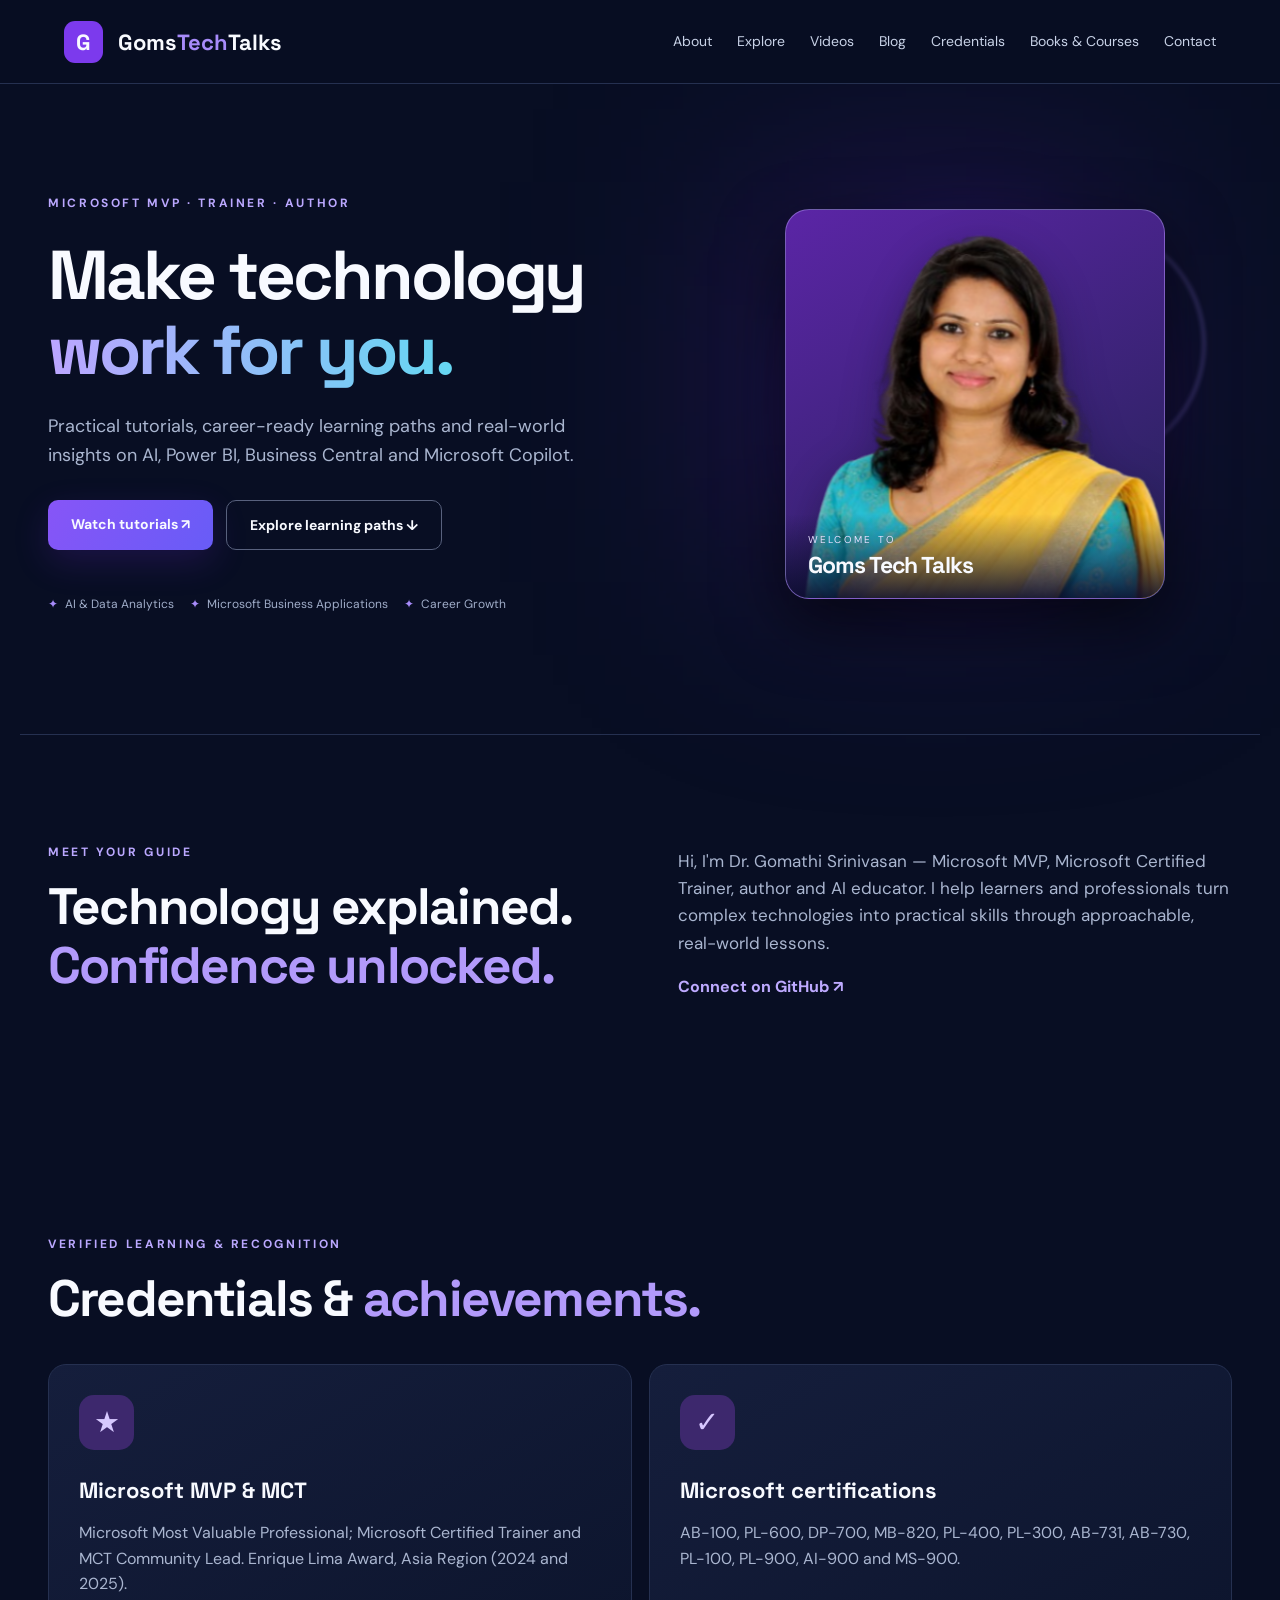
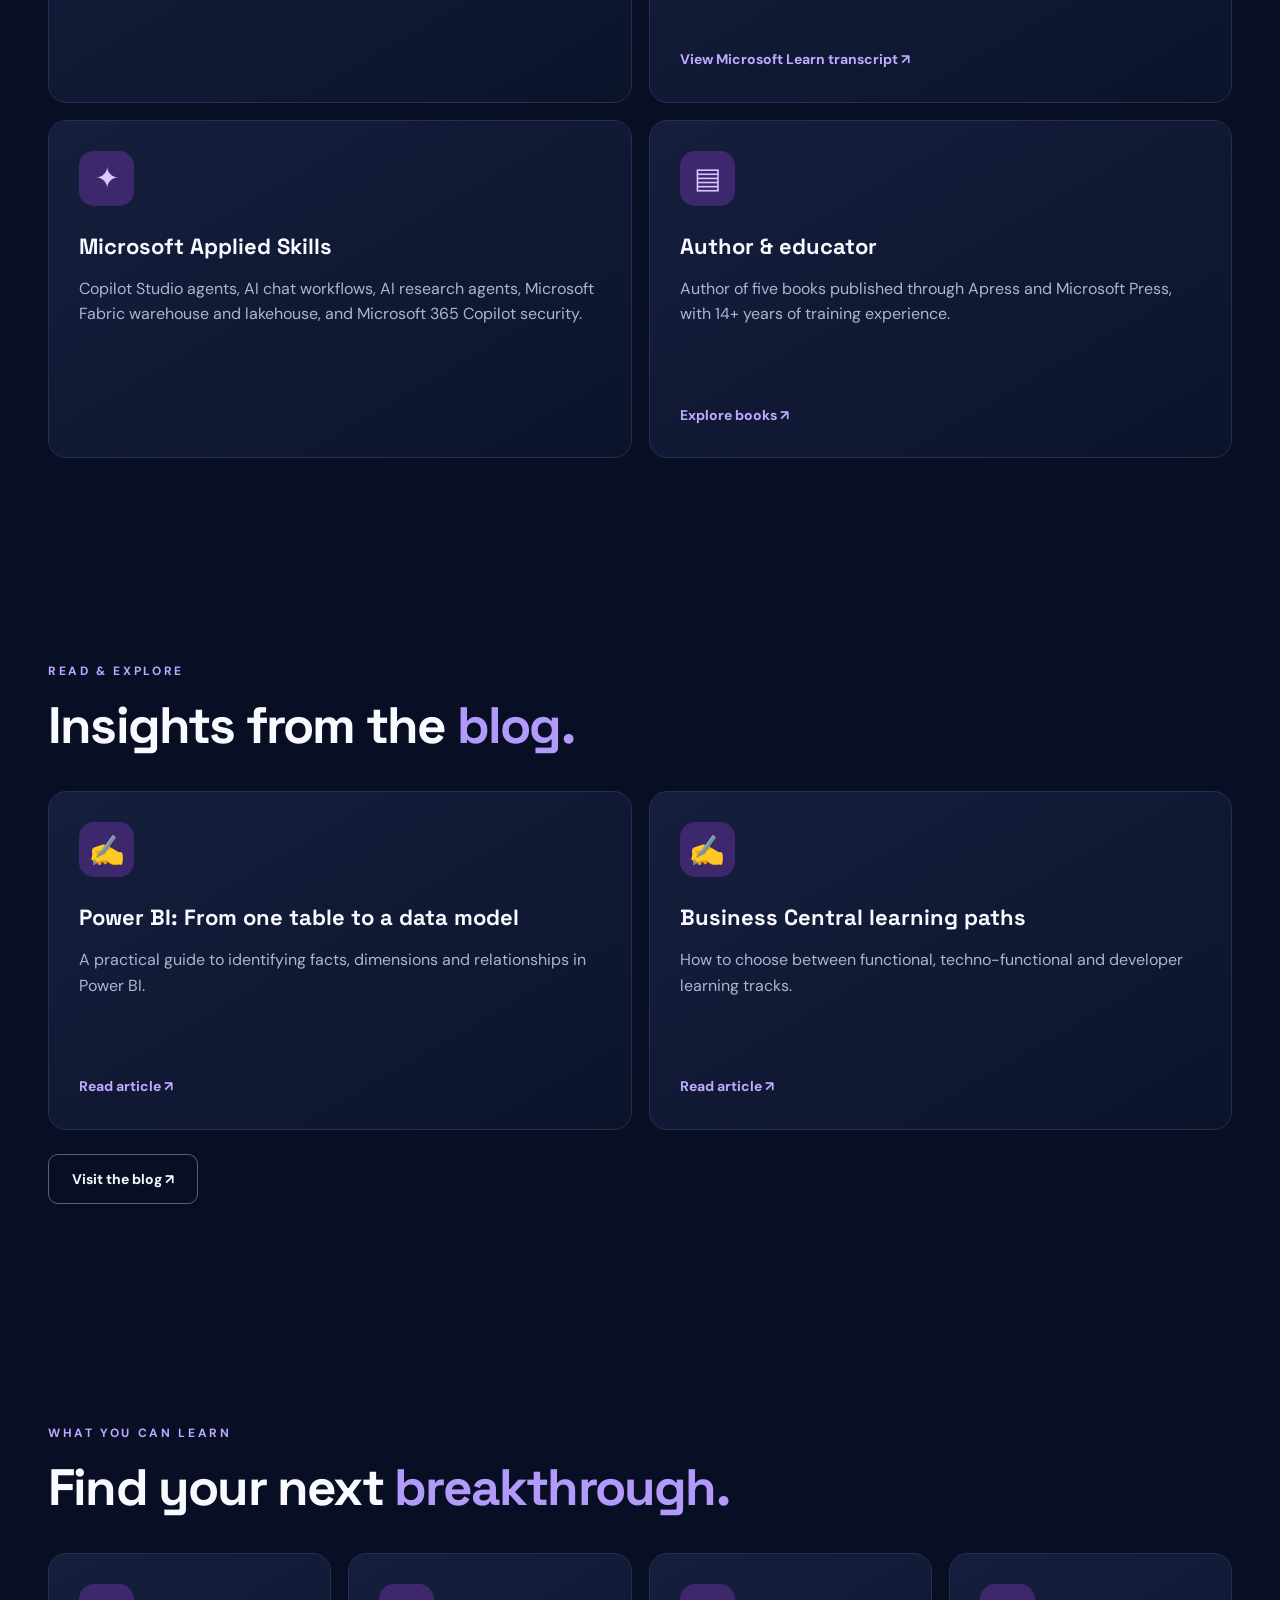
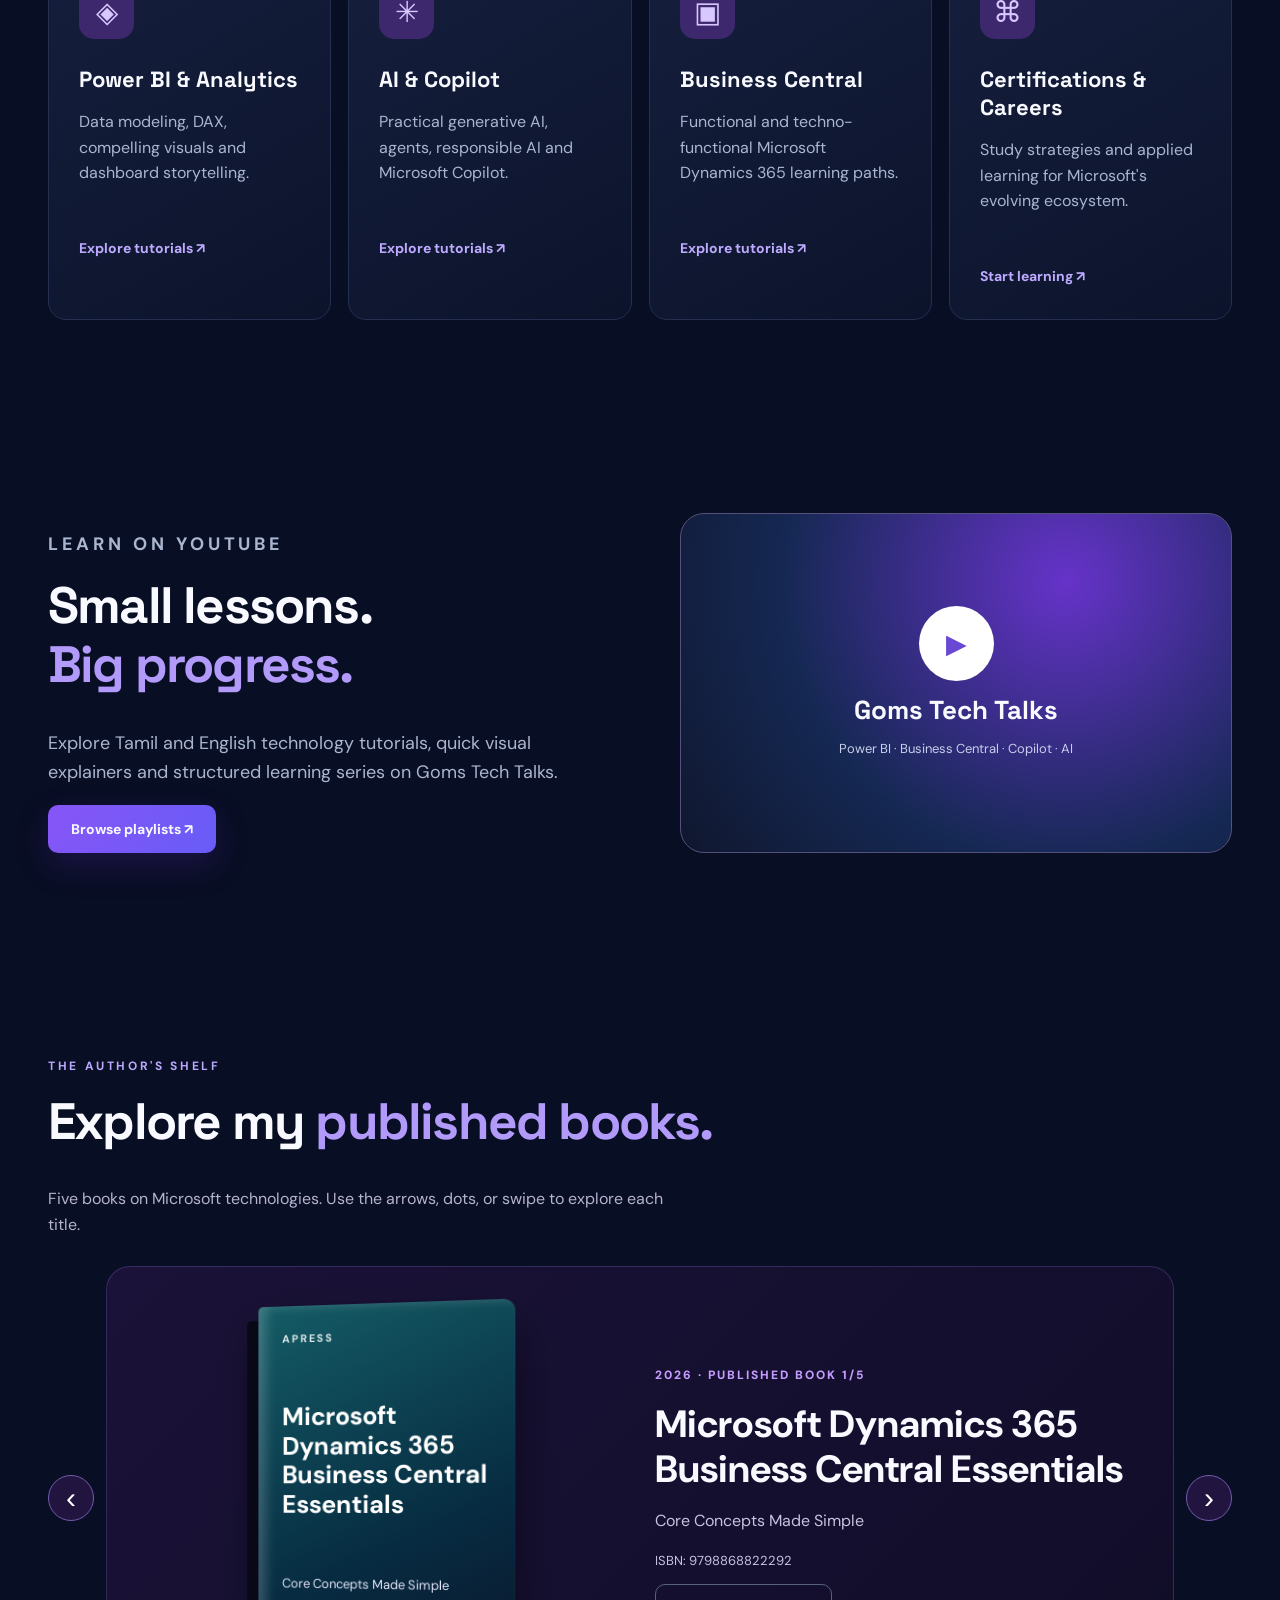
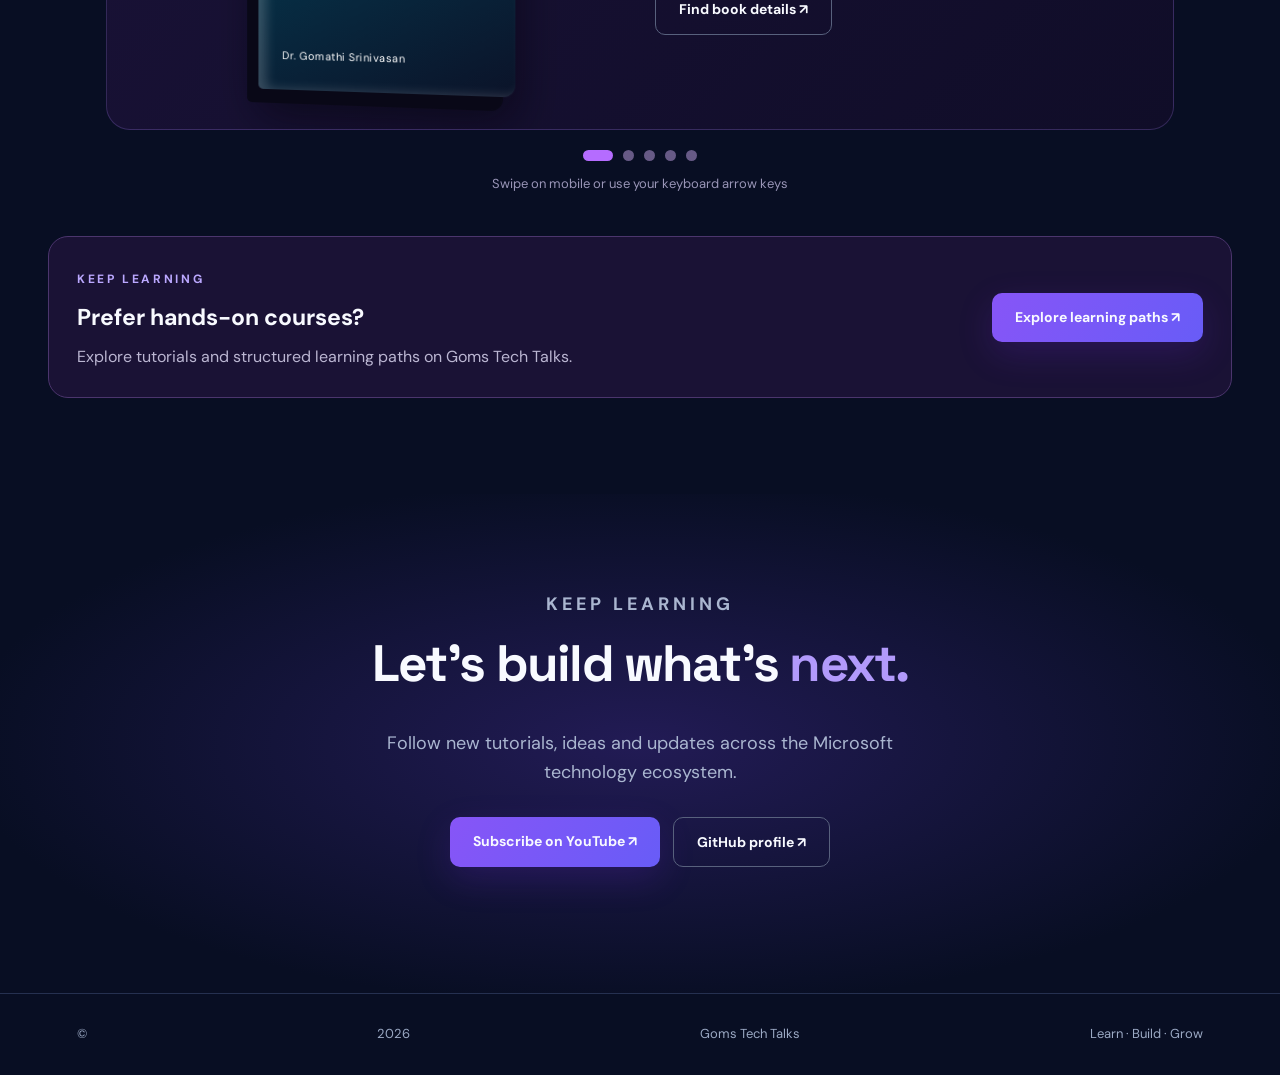
<file: index.html>
<!doctype html><html lang="en"><head><meta charset="utf-8"><meta name="viewport" content="width=device-width,initial-scale=1"><meta name="description" content="Goms Tech Talks — practical learning in Power BI, Business Central, Copilot Studio and AI."><title>Goms Tech Talks | Learn. Build. Grow.</title><link rel="stylesheet" href="style.css"><meta name="theme-color" content="#0b0924"></head><body><header class="header"><a class="brand" href="#home"><span class="mark">G</span> Goms<span class="accent">Tech</span>Talks</a><button class="menu" aria-label="Toggle menu" aria-expanded="false">☰</button><nav id="nav"><a href="#about">About</a><a href="#topics">Explore</a><a href="#videos">Videos</a><a href="blog.html">Blog</a><a href="#credentials">Credentials</a><a href="#books">Books & Courses</a><a href="#contact">Contact</a></nav></header><main id="home"><section class="hero"><div class="glow"></div><div class="hero-content"><div class="eyebrow">MICROSOFT MVP · TRAINER · AUTHOR</div><h1>Make technology<br><em>work for you.</em></h1><p>Practical tutorials, career-ready learning paths and real-world insights on AI, Power BI, Business Central and Microsoft Copilot.</p><div class="actions"><a class="btn primary" href="https://www.youtube.com/@gomstechtalks" target="_blank" rel="noopener">Watch tutorials ↗</a><a class="btn secondary" href="#topics">Explore learning paths ↓</a></div><div class="proof"><span>AI & Data Analytics</span><span>Microsoft Business Applications</span><span>Career Growth</span></div></div><div class="hero-art" aria-hidden="true"><div class="orb orb-one"></div><div class="orb orb-two"></div><div class="glass portrait-card"><img src="assets/gomathi-profile.png" alt="Dr. Gomathi Srinivasan" loading="eager"><div class="portrait-caption"><span>WELCOME TO</span><strong>Goms Tech Talks</strong></div></div></div></div></section><section id="about" class="section about"><div><p class="section-label">MEET YOUR GUIDE</p><h2>Technology explained.<br><span>Confidence unlocked.</span></h2></div><div><p>Hi, I'm Dr. Gomathi Srinivasan — Microsoft MVP, Microsoft Certified Trainer, author and AI educator. I help learners and professionals turn complex technologies into practical skills through approachable, real-world lessons.</p><a class="text-link" href="https://github.com/Gomathikrishna" target="_blank" rel="noopener">Connect on GitHub ↗</a></div></section><section id="credentials" class="section"><p class="section-label">VERIFIED LEARNING & RECOGNITION</p><h2>Credentials & <span>achievements.</span></h2><div class="cards two"><article class="card"><div class="symbol">★</div><h3>Microsoft MVP & MCT</h3><p>Microsoft Most Valuable Professional; Microsoft Certified Trainer and MCT Community Lead. Enrique Lima Award, Asia Region (2024 and 2025).</p></article><article class="card"><div class="symbol">✓</div><h3>Microsoft certifications</h3><p>AB-100, PL-600, DP-700, MB-820, PL-400, PL-300, AB-731, AB-730, PL-100, PL-900, AI-900 and MS-900.</p><a href="https://learn.microsoft.com/en-us/users/drsgomathi-3925/transcript/734e9akolqyzq0x?source=docs" target="_blank" rel="noopener noreferrer">View Microsoft Learn transcript ↗</a></article><article class="card"><div class="symbol">✦</div><h3>Microsoft Applied Skills</h3><p>Copilot Studio agents, AI chat workflows, AI research agents, Microsoft Fabric warehouse and lakehouse, and Microsoft 365 Copilot security.</p></article><article class="card"><div class="symbol">▤</div><h3>Author & educator</h3><p>Author of five books published through Apress and Microsoft Press, with 14+ years of training experience.</p><a href="#books">Explore books ↗</a></article></div></section><section id="blog-preview" class="section"><p class="section-label">READ & EXPLORE</p><h2>Insights from the <span>blog.</span></h2><div class="cards two"><article class="card"><div class="symbol">✍</div><h3>Power BI: From one table to a data model</h3><p>A practical guide to identifying facts, dimensions and relationships in Power BI.</p><a href="posts/power-bi-data-modeling.html">Read article ↗</a></article><article class="card"><div class="symbol">✍</div><h3>Business Central learning paths</h3><p>How to choose between functional, techno-functional and developer learning tracks.</p><a href="posts/business-central-learning-paths.html">Read article ↗</a></article></div><p style="margin-top:24px"><a class="btn secondary" href="blog.html">Visit the blog ↗</a></p></section><section id="topics" class="section"><p class="section-label">WHAT YOU CAN LEARN</p><h2>Find your next <span>breakthrough.</span></h2><div class="cards"><article class="card"><div class="symbol">◈</div><h3>Power BI & Analytics</h3><p>Data modeling, DAX, compelling visuals and dashboard storytelling.</p><a href="https://www.youtube.com/@gomstechtalks/playlists" target="_blank" rel="noopener">Explore tutorials ↗</a></article><article class="card"><div class="symbol">✳</div><h3>AI & Copilot</h3><p>Practical generative AI, agents, responsible AI and Microsoft Copilot.</p><a href="https://www.youtube.com/@gomstechtalks/playlists" target="_blank" rel="noopener">Explore tutorials ↗</a></article><article class="card"><div class="symbol">▣</div><h3>Business Central</h3><p>Functional and techno-functional Microsoft Dynamics 365 learning paths.</p><a href="https://www.youtube.com/@gomstechtalks/playlists" target="_blank" rel="noopener">Explore tutorials ↗</a></article><article class="card"><div class="symbol">⌘</div><h3>Certifications & Careers</h3><p>Study strategies and applied learning for Microsoft's evolving ecosystem.</p><a href="https://www.youtube.com/@gomstechtalks" target="_blank" rel="noopener">Start learning ↗</a></article></div></section><section id="videos" class="section feature"><div><p class="section-label">LEARN ON YOUTUBE</p><h2>Small lessons.<br><span>Big progress.</span></h2><p>Explore Tamil and English technology tutorials, quick visual explainers and structured learning series on Goms Tech Talks.</p><a class="btn primary" href="https://www.youtube.com/@gomstechtalks/playlists" target="_blank" rel="noopener">Browse playlists ↗</a></div><div class="video-panel"><div class="play">▶</div><strong>Goms Tech Talks</strong><span>Power BI · Business Central · Copilot · AI</span></div></section><section id="books" class="section books-section"><p class="section-label">THE AUTHOR'S SHELF</p><h2>Explore my <span>published books.</span></h2><p class="books-intro">Five books on Microsoft technologies. Use the arrows, dots, or swipe to explore each title.</p><div class="books-carousel" aria-label="Published books carousel" tabindex="0"><button class="carousel-arrow prev" aria-label="Previous book" type="button">‹</button><div class="book-window"><div class="book-track"><article class="book-slide" role="group" aria-roledescription="slide" aria-label="Book 1 of 5"><div class="book-art"><div class="book-cover cover-1"><span class="cover-publisher">APRESS</span><strong>Microsoft Dynamics 365 Business Central Essentials</strong><small>Core Concepts Made Simple</small><span class="cover-author">Dr. Gomathi Srinivasan</span></div></div><div class="book-info"><span class="book-year">2026 · Published book 1/5</span><h3>Microsoft Dynamics 365 Business Central Essentials</h3><p>Core Concepts Made Simple</p><p class="book-isbn">ISBN: 9798868822292</p><a class="btn secondary" href="https://openlibrary.org/isbn/9798868822292" target="_blank" rel="noopener">Find book details ↗</a></div></article><article class="book-slide" role="group" aria-roledescription="slide" aria-label="Book 2 of 5"><div class="book-art"><div class="book-cover cover-2"><span class="cover-publisher">MICROSOFT PRESS</span><strong>GitHub Copilot Step by Step</strong><small>Navigating AI-driven software development</small><span class="cover-author">Dr. Gomathi Srinivasan</span></div></div><div class="book-info"><span class="book-year">2025 · Published book 2/5</span><h3>GitHub Copilot Step by Step</h3><p>Navigating AI-driven software development</p><p class="book-isbn">ISBN: 9780135493021</p><a class="btn secondary" href="https://openlibrary.org/isbn/9780135493021" target="_blank" rel="noopener">Find book details ↗</a></div></article><article class="book-slide" role="group" aria-roledescription="slide" aria-label="Book 3 of 5"><div class="book-art"><div class="book-cover cover-3"><span class="cover-publisher">APRESS</span><strong>Microsoft Fabric Analytics Engineer Associate</strong><small>Certification Companion</small><span class="cover-author">Dr. Gomathi Srinivasan</span></div></div><div class="book-info"><span class="book-year">2025 · Published book 3/5</span><h3>Microsoft Fabric Analytics Engineer Associate</h3><p>Certification Companion</p><p class="book-isbn">ISBN: 9798868815478</p><a class="btn secondary" href="https://openlibrary.org/isbn/9798868815478" target="_blank" rel="noopener">Find book details ↗</a></div></article><article class="book-slide" role="group" aria-roledescription="slide" aria-label="Book 4 of 5"><div class="book-art"><div class="book-cover cover-4"><span class="cover-publisher">APRESS</span><strong>Dynamics 365 Business Central Developer</strong><small>Certification Companion (MB-820)</small><span class="cover-author">Dr. Gomathi Srinivasan</span></div></div><div class="book-info"><span class="book-year">2024 · Published book 4/5</span><h3>Dynamics 365 Business Central Developer</h3><p>Certification Companion (MB-820)</p><p class="book-isbn">ISBN: 9798868809255</p><a class="btn secondary" href="https://openlibrary.org/isbn/9798868809255" target="_blank" rel="noopener">Find book details ↗</a></div></article><article class="book-slide" role="group" aria-roledescription="slide" aria-label="Book 5 of 5"><div class="book-art"><div class="book-cover cover-5"><span class="cover-publisher">APRESS</span><strong>Mastering Microsoft Dynamics 365 Business Central</strong><small>A Comprehensive Guide</small><span class="cover-author">Dr. Gomathi Srinivasan</span></div></div><div class="book-info"><span class="book-year">2024 · Published book 5/5</span><h3>Mastering Microsoft Dynamics 365 Business Central</h3><p>A Comprehensive Guide</p><p class="book-isbn">ISBN: 9798868802294</p><a class="btn secondary" href="https://openlibrary.org/isbn/9798868802294" target="_blank" rel="noopener">Find book details ↗</a></div></article></div></div><button class="carousel-arrow next" aria-label="Next book" type="button">›</button></div><div class="carousel-dots" aria-label="Select a book"></div><p class="carousel-hint">Swipe on mobile or use your keyboard arrow keys</p><div class="courses-strip"><div><span class="section-label">KEEP LEARNING</span><h3>Prefer hands-on courses?</h3><p>Explore tutorials and structured learning paths on Goms Tech Talks.</p></div><a class="btn primary" href="https://www.youtube.com/@gomstechtalks/playlists" target="_blank" rel="noopener">Explore learning paths ↗</a></div></section><section id="contact" class="section cta"><p class="section-label">KEEP LEARNING</p><h2>Let's build what's <span>next.</span></h2><p>Follow new tutorials, ideas and updates across the Microsoft technology ecosystem.</p><div class="actions"><a class="btn primary" href="https://www.youtube.com/@gomstechtalks" target="_blank" rel="noopener">Subscribe on YouTube ↗</a><a class="btn secondary" href="https://github.com/Gomathikrishna" target="_blank" rel="noopener">GitHub profile ↗</a></div></section></main><footer>© <span id="year"></span> Goms Tech Talks <span>Learn · Build · Grow</span></footer><script src="script.js"></script></body></html>
</file>
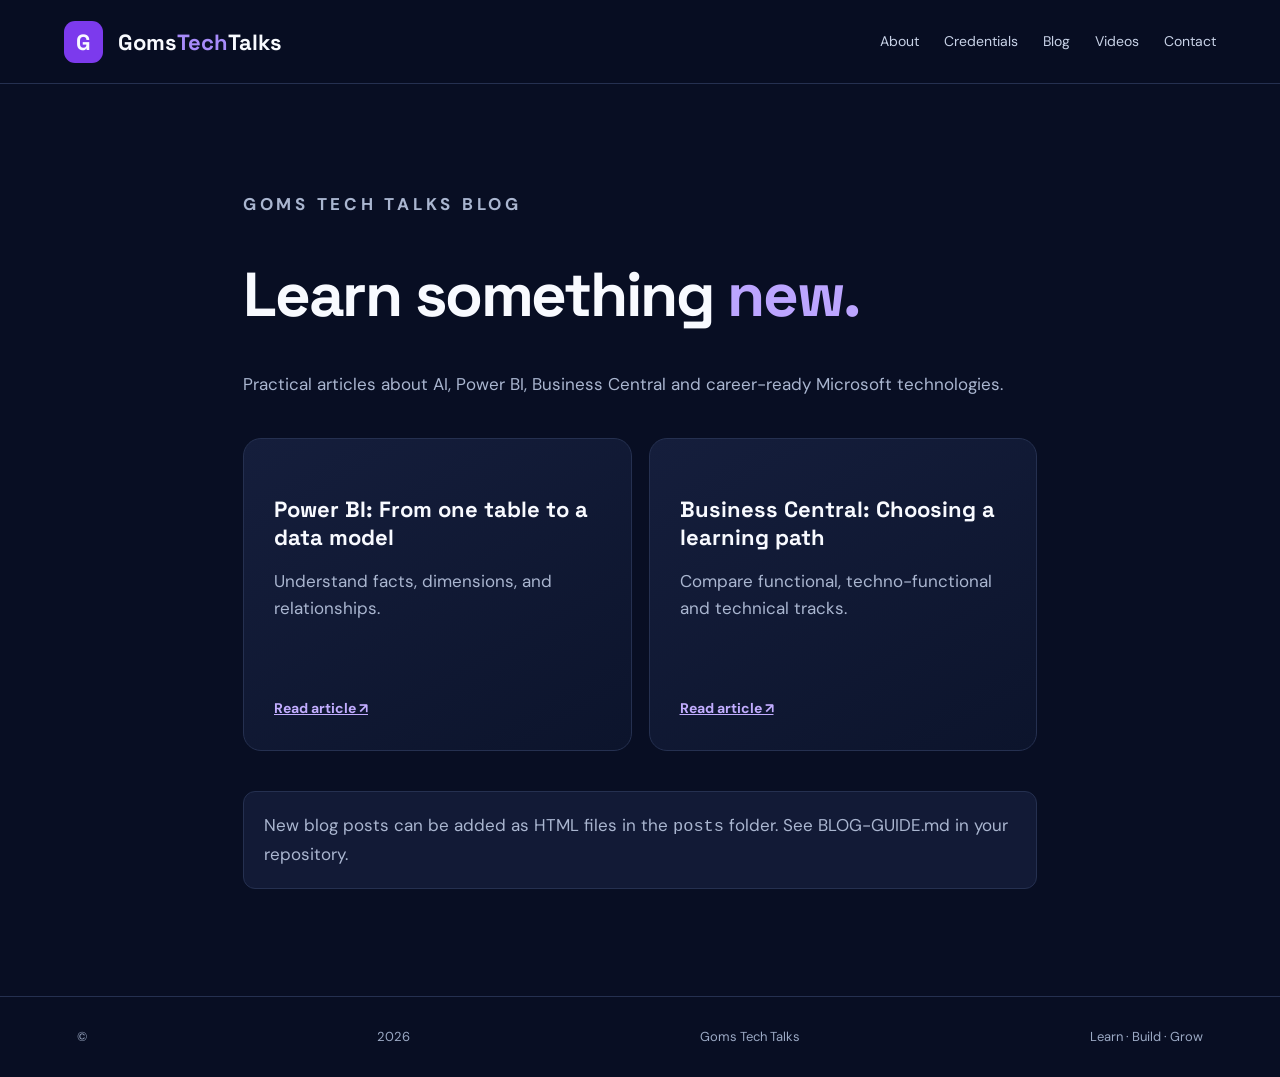
<file: blog.html>
<!doctype html><html lang="en"><head><meta charset="utf-8"><meta name="viewport" content="width=device-width,initial-scale=1"><meta name="description" content="Blog — Goms Tech Talks"><title>Blog | Goms Tech Talks</title><link rel="stylesheet" href="style.css"></head><body><header class="header"><a class="brand" href="index.html"><span class="mark">G</span> Goms<span class="accent">Tech</span>Talks</a><button class="menu" aria-label="Toggle menu" aria-expanded="false">☰</button><nav id="nav"><a href="index.html#about">About</a><a href="index.html#credentials">Credentials</a><a href="blog.html">Blog</a><a href="index.html#videos">Videos</a><a href="index.html#contact">Contact</a></nav></header><main class="article-layout"><p class="section-label">GOMS TECH TALKS BLOG</p><h1>Learn something <em style="color:#bca5ff;font-style:normal">new.</em></h1><p>Practical articles about AI, Power BI, Business Central and career-ready Microsoft technologies.</p><div class="cards two" style="margin-top:40px"><article class="card"><h3>Power BI: From one table to a data model</h3><p>Understand facts, dimensions, and relationships.</p><a href="posts/power-bi-data-modeling.html">Read article ↗</a></article><article class="card"><h3>Business Central: Choosing a learning path</h3><p>Compare functional, techno-functional and technical tracks.</p><a href="posts/business-central-learning-paths.html">Read article ↗</a></article></div><p class="note" style="margin-top:40px">New blog posts can be added as HTML files in the <code>posts</code> folder. See BLOG-GUIDE.md in your repository.</p></main><footer>© <span id="year"></span> Goms Tech Talks <span>Learn · Build · Grow</span></footer><script src="script.js"></script></body></html>
</file>
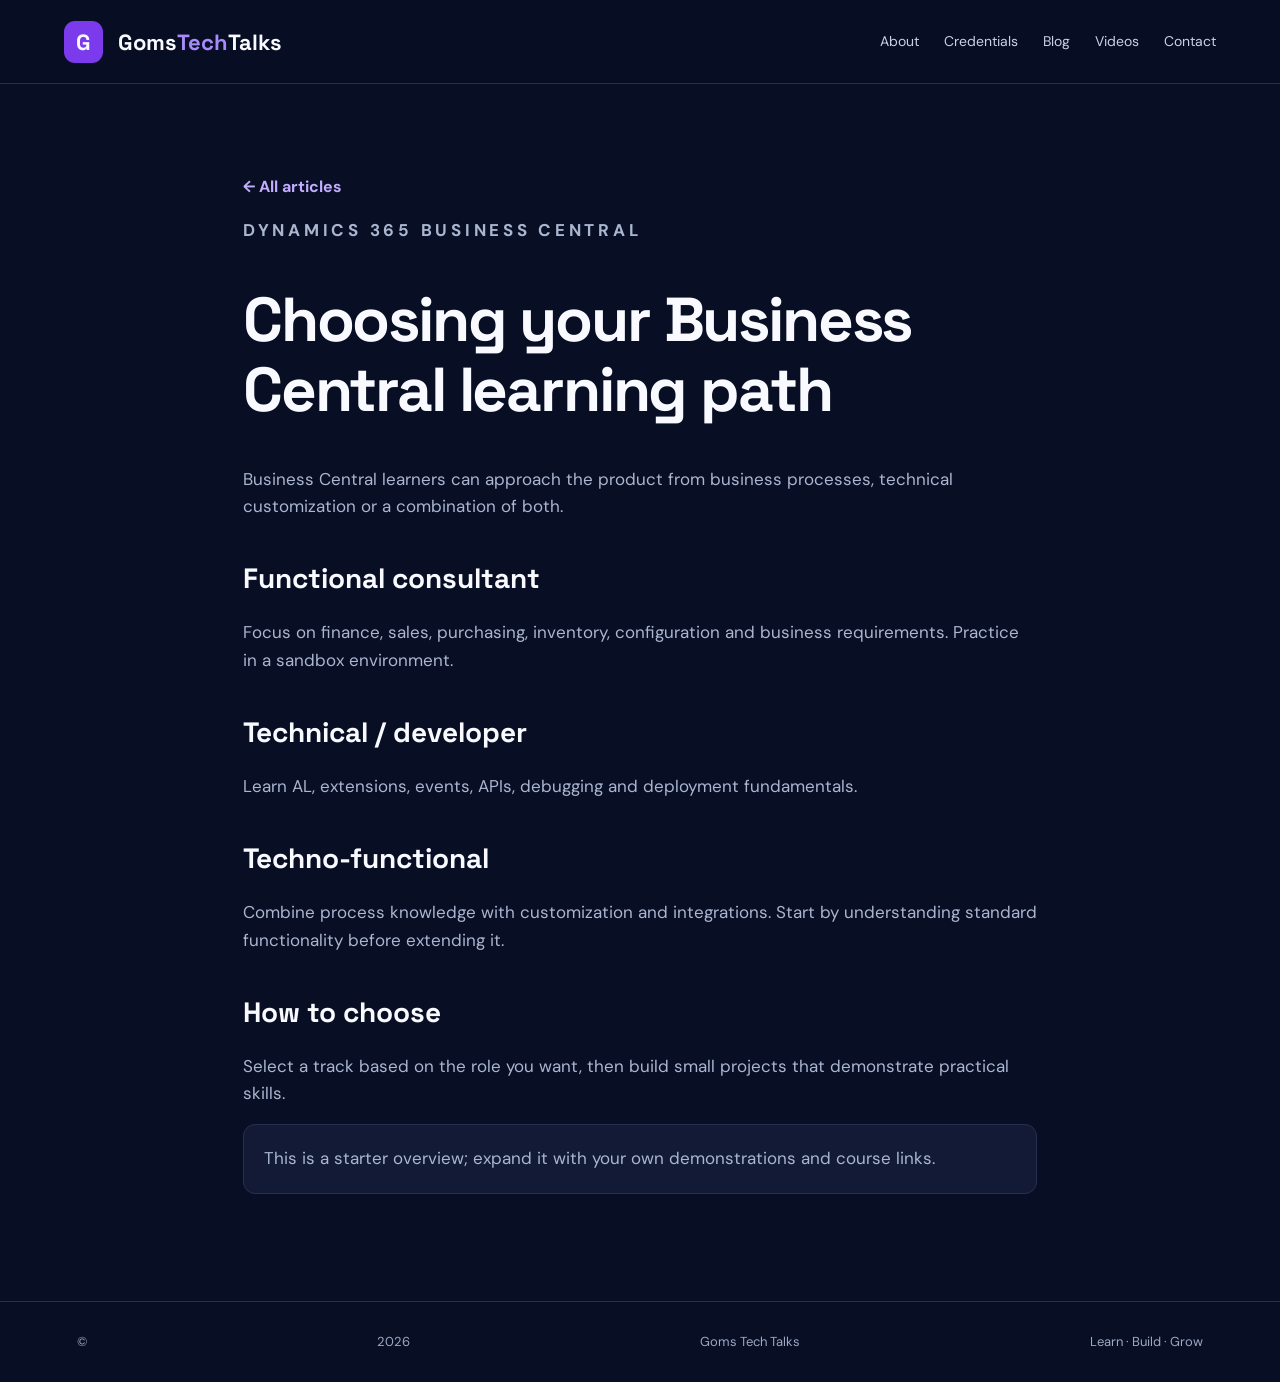
<file: posts/business-central-learning-paths.html>
<!doctype html><html lang="en"><head><meta charset="utf-8"><meta name="viewport" content="width=device-width,initial-scale=1"><meta name="description" content="Business Central: Choosing a learning path — Goms Tech Talks"><title>Business Central: Choosing a learning path | Goms Tech Talks</title><link rel="stylesheet" href="../style.css"></head><body><header class="header"><a class="brand" href="../index.html"><span class="mark">G</span> Goms<span class="accent">Tech</span>Talks</a><button class="menu" aria-label="Toggle menu" aria-expanded="false">☰</button><nav id="nav"><a href="../index.html#about">About</a><a href="../index.html#credentials">Credentials</a><a href="../blog.html">Blog</a><a href="../index.html#videos">Videos</a><a href="../index.html#contact">Contact</a></nav></header><main class="article-layout"><a class="back" href="../blog.html">← All articles</a><p class="section-label">DYNAMICS 365 BUSINESS CENTRAL</p><h1>Choosing your Business Central learning path</h1><p>Business Central learners can approach the product from business processes, technical customization or a combination of both.</p><h2>Functional consultant</h2><p>Focus on finance, sales, purchasing, inventory, configuration and business requirements. Practice in a sandbox environment.</p><h2>Technical / developer</h2><p>Learn AL, extensions, events, APIs, debugging and deployment fundamentals.</p><h2>Techno-functional</h2><p>Combine process knowledge with customization and integrations. Start by understanding standard functionality before extending it.</p><h2>How to choose</h2><p>Select a track based on the role you want, then build small projects that demonstrate practical skills.</p><p class="note">This is a starter overview; expand it with your own demonstrations and course links.</p></main><footer>© <span id="year"></span> Goms Tech Talks <span>Learn · Build · Grow</span></footer><script src="../script.js"></script></body></html>
</file>
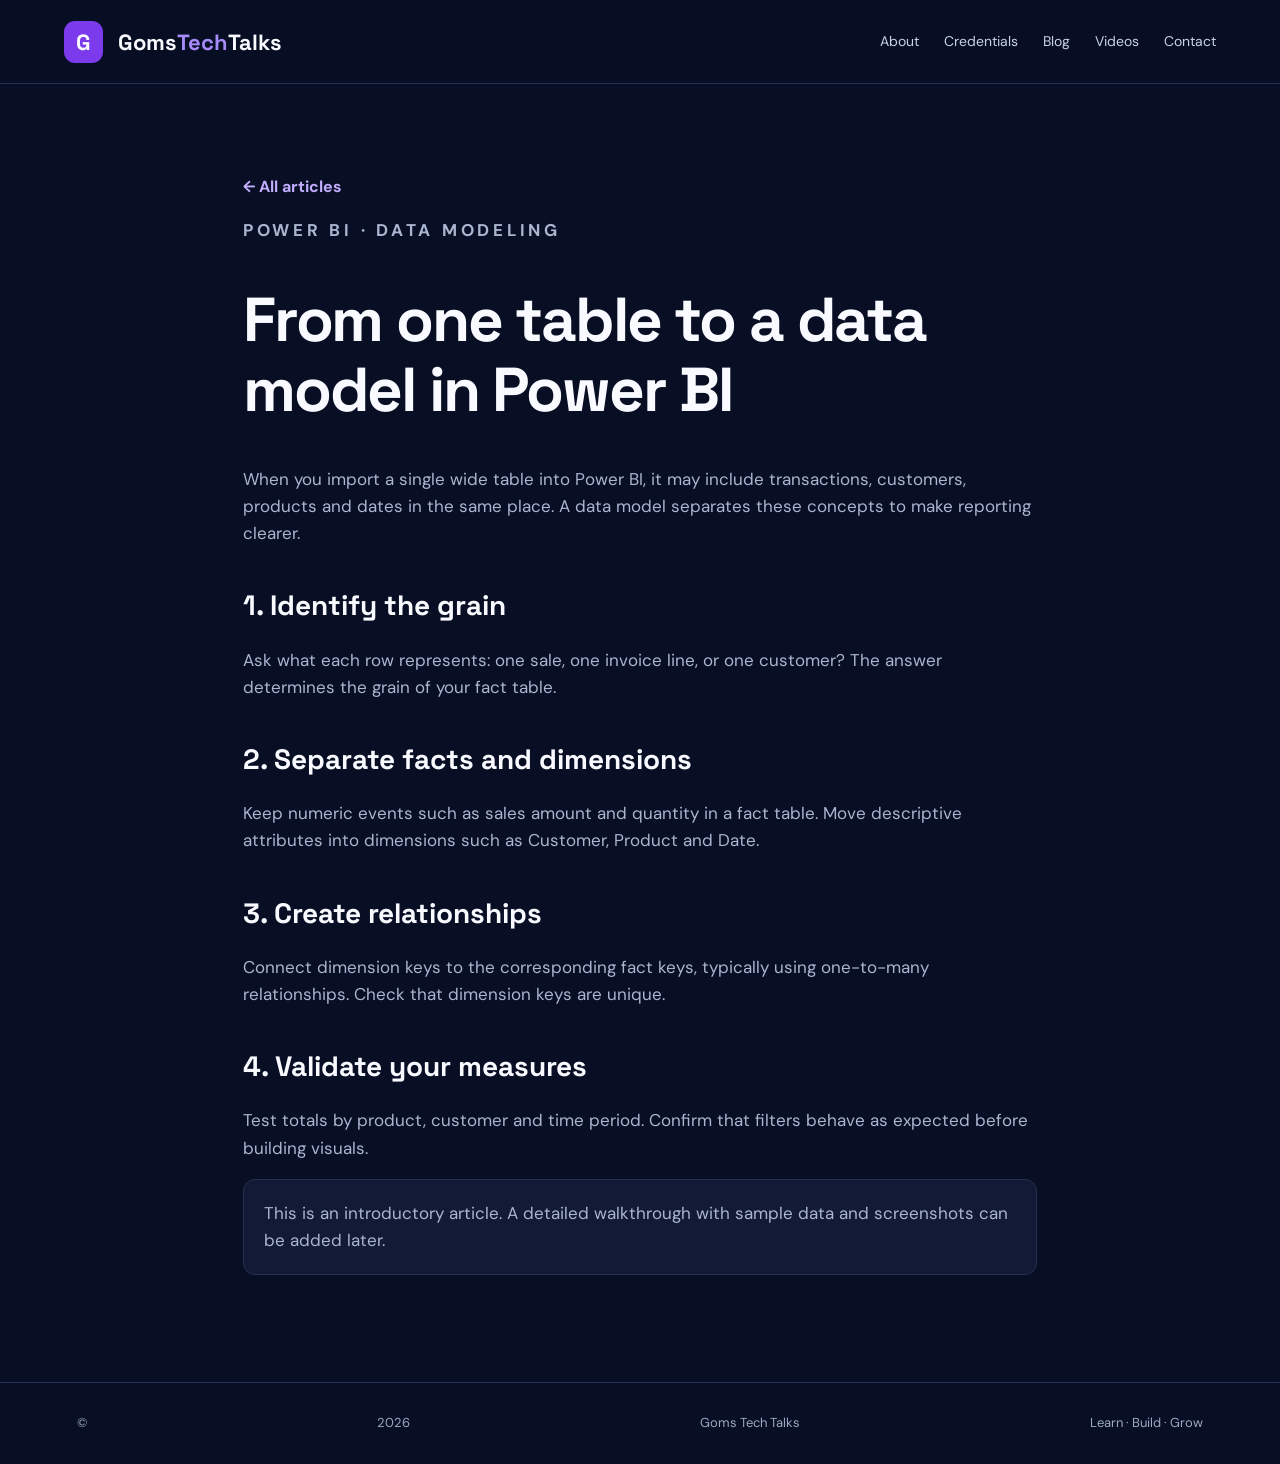
<file: posts/power-bi-data-modeling.html>
<!doctype html><html lang="en"><head><meta charset="utf-8"><meta name="viewport" content="width=device-width,initial-scale=1"><meta name="description" content="Power BI: From one table to a data model — Goms Tech Talks"><title>Power BI: From one table to a data model | Goms Tech Talks</title><link rel="stylesheet" href="../style.css"></head><body><header class="header"><a class="brand" href="../index.html"><span class="mark">G</span> Goms<span class="accent">Tech</span>Talks</a><button class="menu" aria-label="Toggle menu" aria-expanded="false">☰</button><nav id="nav"><a href="../index.html#about">About</a><a href="../index.html#credentials">Credentials</a><a href="../blog.html">Blog</a><a href="../index.html#videos">Videos</a><a href="../index.html#contact">Contact</a></nav></header><main class="article-layout"><a class="back" href="../blog.html">← All articles</a><p class="section-label">POWER BI · DATA MODELING</p><h1>From one table to a data model in Power BI</h1><p>When you import a single wide table into Power BI, it may include transactions, customers, products and dates in the same place. A data model separates these concepts to make reporting clearer.</p><h2>1. Identify the grain</h2><p>Ask what each row represents: one sale, one invoice line, or one customer? The answer determines the grain of your fact table.</p><h2>2. Separate facts and dimensions</h2><p>Keep numeric events such as sales amount and quantity in a fact table. Move descriptive attributes into dimensions such as Customer, Product and Date.</p><h2>3. Create relationships</h2><p>Connect dimension keys to the corresponding fact keys, typically using one-to-many relationships. Check that dimension keys are unique.</p><h2>4. Validate your measures</h2><p>Test totals by product, customer and time period. Confirm that filters behave as expected before building visuals.</p><p class="note">This is an introductory article. A detailed walkthrough with sample data and screenshots can be added later.</p></main><footer>© <span id="year"></span> Goms Tech Talks <span>Learn · Build · Grow</span></footer><script src="../script.js"></script></body></html>
</file>
<file: style.css>
@import url('https://fonts.googleapis.com/css2?family=DM+Sans:wght@400;500;600;700&family=Space+Grotesk:wght@400;500;600;700&display=swap');:root{--navy:#080e23;--panel:#111a36;--white:#f8faff;--muted:#aab6d0;--purple:#a78bfa;--line:#253050}*{box-sizing:border-box}html{scroll-behavior:smooth}body{margin:0;background:var(--navy);color:var(--white);font:16px/1.6 'DM Sans',sans-serif}a{color:inherit;text-decoration:none}.header{height:84px;display:flex;align-items:center;justify-content:space-between;padding:0 max(5%,calc((100% - 1240px)/2));border-bottom:1px solid var(--line);position:sticky;top:0;background:#080e23ee;backdrop-filter:blur(18px);z-index:10}.brand{font:700 22px 'Space Grotesk',sans-serif;white-space:nowrap}.mark{background:#7c3aed;border-radius:11px;padding:7px 12px;margin-right:9px}.accent{color:var(--purple)}nav{display:flex;gap:25px}nav a{font-size:14px;color:#c8d2e7}nav a:hover,.text-link,.card a{color:#beaaff}.menu{display:none}.hero{min-height:650px;display:grid;grid-template-columns:1.1fr .9fr;gap:40px;align-items:center;max-width:1240px;margin:auto;padding:85px 28px 95px;position:relative}.glow{position:absolute;width:400px;height:400px;right:10%;top:15%;background:#5b21b640;filter:blur(110px);pointer-events:none}.hero-content{position:relative;z-index:1}.eyebrow,.section-label{font-size:12px;font-weight:700;letter-spacing:.22em;color:#bba8ff}.hero h1{font:700 clamp(48px,5.4vw,80px)/1.08 'Space Grotesk';letter-spacing:-.045em;margin:25px 0}.hero h1 em{font-style:normal;background:linear-gradient(90deg,#bca5ff,#65d7f2);background-clip:text;color:transparent}.hero p,.feature p,.cta p{max-width:560px;color:var(--muted);font-size:18px}.actions{display:flex;gap:13px;flex-wrap:wrap;margin:30px 0}.btn{display:inline-block;padding:13px 23px;border-radius:10px;font-weight:700;font-size:14px}.primary{background:linear-gradient(120deg,#8755f7,#685cf7);box-shadow:0 12px 35px #6d28d933}.secondary{border:1px solid #58617d}.proof{display:flex;flex-wrap:wrap;gap:16px;color:#a0adc9;font-size:12px;margin-top:45px}.proof span:before{content:'✦';color:#a78bfa;margin-right:7px}.hero-art{height:430px;display:grid;place-items:center;position:relative}.orb{position:absolute;border-radius:50%;filter:blur(2px)}.orb-one{width:330px;height:330px;background:linear-gradient(130deg,#6840dc,#223d83);transform:rotate(-20deg);box-shadow:0 0 90px #5027b655}.orb-two{width:240px;height:240px;border:2px solid #a28bff70;transform:translate(110px,-60px)}.glass{width:335px;height:285px;border:1px solid #c2b4ff66;border-radius:24px;backdrop-filter:blur(30px);background:#ffffff12;box-shadow:0 25px 65px #0009;padding:35px;z-index:1;display:flex;flex-direction:column;justify-content:center}.glass .tiny{font-size:12px;letter-spacing:.25em;color:#ccb9ff}.glass strong{font:700 43px/1.1 'Space Grotesk';letter-spacing:-.04em;margin:20px 0}.glass .code{color:#a6dbee;font-size:13px}.section{max-width:1240px;margin:auto;padding:96px 28px;scroll-margin-top:80px}.section h2{font:700 clamp(34px,4vw,54px)/1.15 'Space Grotesk';letter-spacing:-.035em;margin:16px 0 35px}.section h2 span{color:#b29afb}.about{border-top:1px solid var(--line);display:grid;grid-template-columns:1fr 1fr;gap:75px}.about p:not(.section-label){color:var(--muted);font-size:17px}.text-link{font-weight:700}.cards{display:grid;grid-template-columns:repeat(4,1fr);gap:17px}.cards.two{grid-template-columns:repeat(2,1fr)}.card{background:linear-gradient(150deg,#151e3c,#0c142c);border:1px solid var(--line);padding:30px;border-radius:18px;transition:transform .2s,border-color .2s}.card:hover{transform:translateY(-5px);border-color:#7662ae}.symbol{height:55px;width:55px;display:grid;place-items:center;background:#3d286d;border-radius:15px;color:#d7c8ff;font-size:29px}.card h3{font:700 22px 'Space Grotesk';margin:26px 0 12px}.card p{color:var(--muted);min-height:110px}.card a{font-size:14px;font-weight:700}.feature{display:grid;grid-template-columns:1fr 1fr;gap:80px;align-items:center}.video-panel{min-height:340px;border-radius:24px;background:radial-gradient(circle at 70% 20%,#6633c9,#152853 60%,#10172e);border:1px solid #55507c;display:flex;align-items:center;justify-content:center;flex-direction:column;gap:12px}.play{display:grid;place-items:center;background:#fff;color:#6948d4;height:75px;width:75px;border-radius:50%;font-size:27px}.video-panel strong{font:700 26px 'Space Grotesk'}.video-panel span{color:#c8ceeb;font-size:13px}.cta{text-align:center;background:radial-gradient(ellipse at center,#221b55 0%,#080e23 75%);max-width:none}.cta p{margin:auto}.cta .actions{justify-content:center}footer{border-top:1px solid var(--line);padding:30px 6%;display:flex;justify-content:space-between;color:#9ba9c4;font-size:13px}@media(max-width:850px){.header{padding:0 22px;height:70px}.menu{display:block;border:1px solid #4a5270;background:transparent;color:white;border-radius:8px;padding:6px 11px;font-size:22px}nav{display:none;position:absolute;top:70px;left:0;right:0;background:#101933;flex-direction:column;padding:25px}nav.open{display:flex}.hero,.about,.feature{grid-template-columns:1fr}.hero{padding:65px 22px 35px}.hero-art{height:320px}.orb-one{width:260px;height:260px}.orb-two{width:170px;height:170px}.glass{width:280px;height:230px}.glass strong{font-size:34px}.section{padding:65px 22px}.cards{grid-template-columns:repeat(2,1fr)}.about,.feature{gap:22px}}@media(max-width:520px){.brand{font-size:18px}.cards,.cards.two{grid-template-columns:1fr}.card p{min-height:auto}.proof{margin-top:25px}.hero-art{height:290px}.hero h1{font-size:48px}footer{flex-direction:column;gap:10px}}

/* Version 2 additions */
.portrait-card{padding:0;overflow:hidden;justify-content:flex-end;background:linear-gradient(150deg,#5b25a6,#252257);position:relative;width:min(380px,95%);height:390px}
.portrait-card img{width:100%;height:100%;object-fit:contain;object-position:center bottom;position:absolute;inset:0;filter:drop-shadow(0 14px 20px #09062160)}
.portrait-caption{position:relative;z-index:2;padding:18px 22px;background:linear-gradient(0deg,#0b0d2de8,#0b0d2d00);display:flex;flex-direction:column;gap:2px}
.portrait-caption span{font-size:10px;letter-spacing:.23em;color:#e6dfff}.portrait-caption strong{font:700 23px 'Space Grotesk';margin:0}
.article-layout{max-width:850px;margin:0 auto;padding:90px 28px}.article-layout h1{font:700 clamp(38px,5vw,62px)/1.12 'Space Grotesk';letter-spacing:-.035em}.article-layout h2{font:700 28px 'Space Grotesk';margin-top:40px}.article-layout p,.article-layout li{color:var(--muted);font-size:17px}.article-layout a{color:#c2adff;text-decoration:underline}.article-layout .back{font-weight:700;text-decoration:none}.article-layout .note{padding:20px;border:1px solid var(--line);border-radius:12px;background:#121a36}
@media(max-width:850px){.portrait-card{height:320px;width:300px}.portrait-card img{object-fit:contain}}

/* Version 3: subtle, accessible motion */
html{scroll-behavior:smooth}body{overflow-x:hidden}
@media (prefers-reduced-motion:no-preference){.hero-content{animation:heroEnter .85s ease both}.hero-art{animation:heroEnter 1s .15s ease both}.orb-one{animation:floatOrb 8s ease-in-out infinite}.orb-two{animation:floatOrb 10s ease-in-out infinite reverse}.portrait-card{animation:floatPortrait 7s ease-in-out infinite}.btn,.card{transition:transform .25s ease,box-shadow .25s ease,border-color .25s ease}.btn:hover{transform:translateY(-3px)}.card:hover{transform:translateY(-5px)}.reveal{opacity:0;transform:translateY(24px);transition:opacity .65s ease,transform .65s ease}.reveal.visible{opacity:1;transform:translateY(0)}@keyframes heroEnter{from{opacity:0;transform:translateY(24px)}to{opacity:1;transform:translateY(0)}}@keyframes floatOrb{50%{transform:translateY(-20px) scale(1.04)}}@keyframes floatPortrait{50%{transform:translateY(-12px)}}}
.books-section{position:relative}.books-intro{color:#b5b3d0;max-width:650px}.books-carousel{display:flex;align-items:center;gap:12px;margin-top:28px;outline-offset:5px}.book-window{overflow:hidden;flex:1;min-width:0;border:1px solid rgba(175,135,255,.22);border-radius:24px;background:linear-gradient(135deg,#1a1238,#100d28)}.book-track{display:flex;transition:transform .55s cubic-bezier(.22,1,.36,1);will-change:transform}.book-slide{min-width:100%;box-sizing:border-box;display:grid;grid-template-columns:minmax(0,1fr) minmax(0,1fr);align-items:center;gap:30px;padding:36px}.book-art{display:flex;justify-content:center;perspective:900px}.book-cover{width:min(260px,90%);aspect-ratio:2/3;border-radius:5px 12px 12px 5px;box-shadow:-12px 14px 0 #090817,0 25px 45px #05040d99,inset 8px 0 12px #ffffff30;display:flex;flex-direction:column;justify-content:space-between;padding:25px;box-sizing:border-box;color:white;transform:rotateY(-9deg);transition:transform .4s}.book-cover:hover{transform:rotateY(0) scale(1.03)}.cover-1{background:linear-gradient(155deg,#145c65,#072c42 60%,#0b1329)}.cover-2{background:linear-gradient(155deg,#3c217e,#0e143d 60%,#08091e)}.cover-3{background:linear-gradient(155deg,#4a266e,#1a355c 65%,#0c1025)}.cover-4{background:linear-gradient(155deg,#17547d,#13284a 60%,#0c1327)}.cover-5{background:linear-gradient(155deg,#0d756a,#153f53 60%,#0d182b)}.cover-publisher{font-size:11px;letter-spacing:2px;font-weight:800;opacity:.85}.book-cover strong{font-size:clamp(19px,2vw,28px);line-height:1.15}.book-cover small{font-size:13px;line-height:1.5;color:#e3e5f8}.cover-author{font-size:11px;letter-spacing:.5px}.book-info h3{font-size:clamp(24px,3vw,38px);line-height:1.18;margin:15px 0}.book-info p{color:#c5c3de;line-height:1.65}.book-year{font-size:12px;letter-spacing:2px;color:#c59dff;text-transform:uppercase;font-weight:800}.book-isbn{font-size:13px}.carousel-arrow{border:1px solid #735baf;background:#211540;color:white;border-radius:50%;width:46px;height:46px;flex-shrink:0;font-size:30px;cursor:pointer;transition:background .2s,transform .2s}.carousel-arrow:hover{background:#7134c8;transform:scale(1.07)}.carousel-arrow:focus-visible,.carousel-dot:focus-visible{outline:3px solid #bda4ff;outline-offset:3px}.carousel-dots{display:flex;justify-content:center;gap:10px;margin-top:20px}.carousel-dot{width:11px;height:11px;border-radius:100%;border:0;background:#675a86;cursor:pointer;padding:0}.carousel-dot.active{width:30px;border-radius:20px;background:#b56cff}.carousel-hint{text-align:center;color:#9995b7;font-size:13px}.courses-strip{margin-top:42px;padding:28px;border-radius:20px;border:1px solid #4b356d;background:#1a1235;display:flex;align-items:center;justify-content:space-between;gap:22px}.courses-strip h3{font-size:23px;margin:8px 0}.courses-strip p{color:#bbb6d2;margin:0}@media(max-width:720px){.book-slide{grid-template-columns:1fr;padding:24px 16px;gap:24px}.book-cover{width:190px;padding:20px}.book-cover strong{font-size:20px}.books-carousel{gap:5px}.carousel-arrow{width:32px;height:38px;border-radius:12px;font-size:24px}.courses-strip{flex-direction:column;align-items:flex-start}}@media(prefers-reduced-motion:reduce){html{scroll-behavior:auto}.book-track,.btn,.card,.portrait-card,.orb{animation:none!important;transition:none!important}.reveal{opacity:1;transform:none}}
</file>
